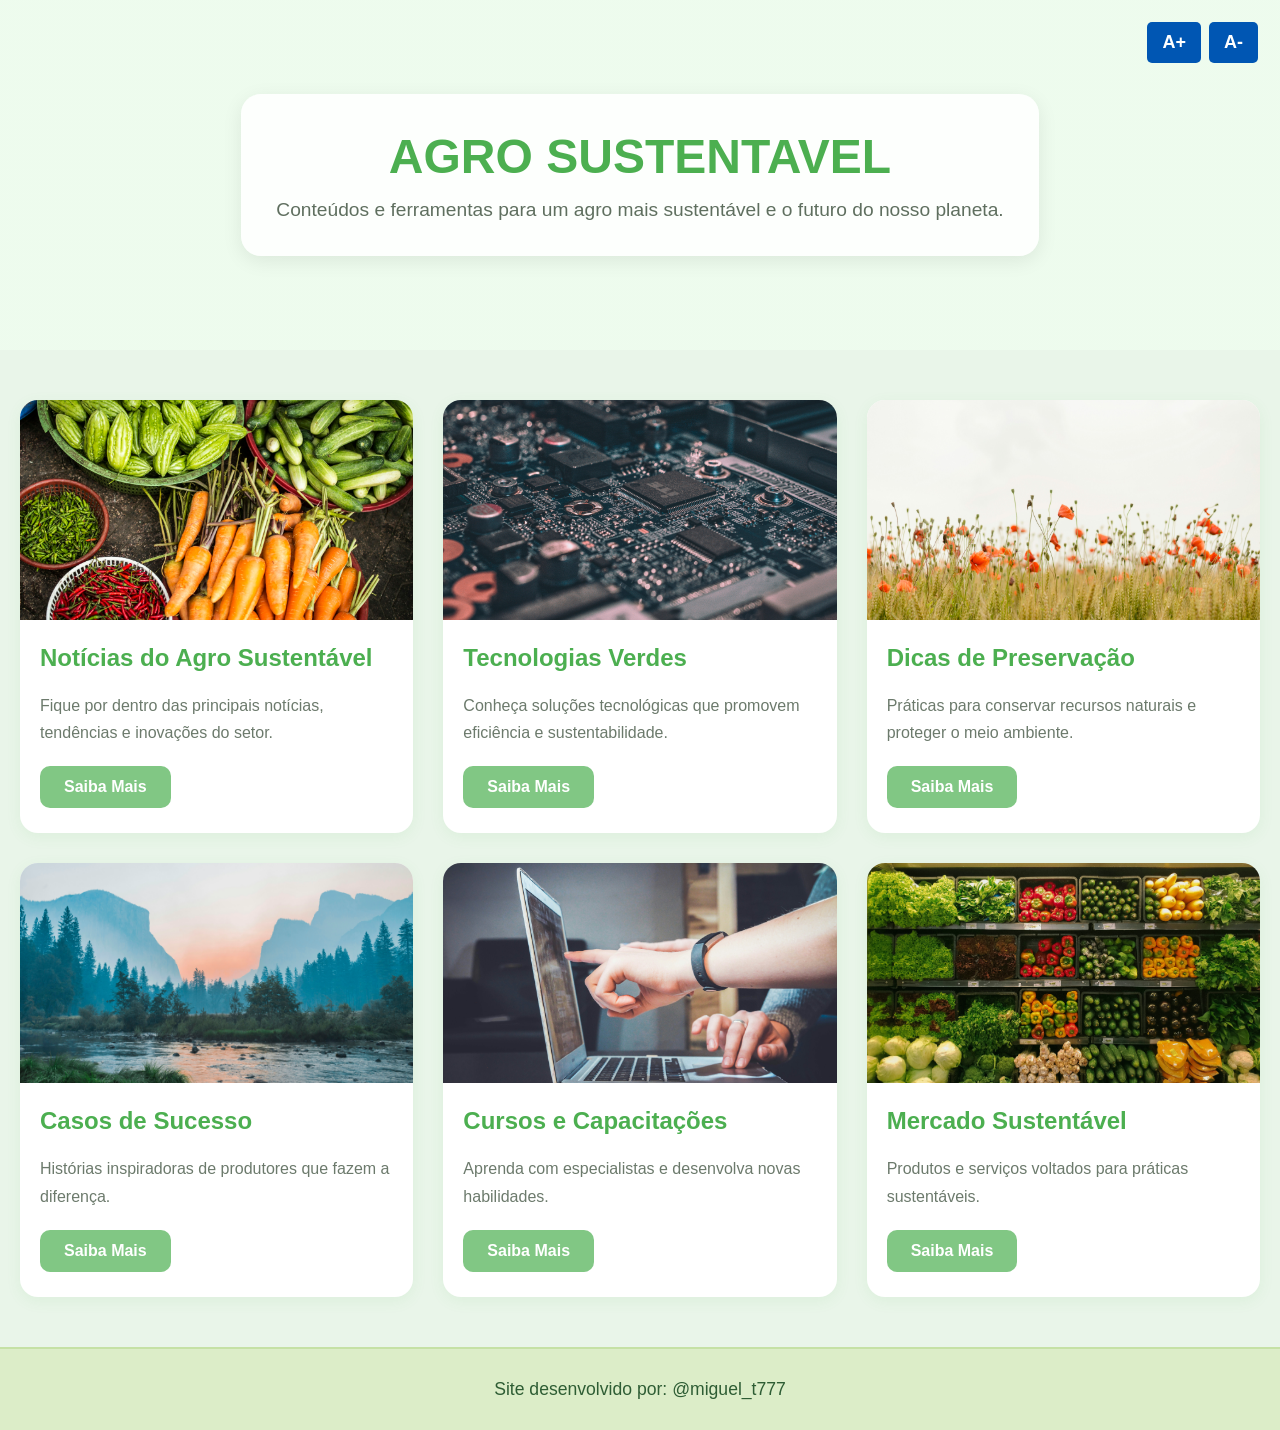
<file: index.html>
<!DOCTYPE html>
<html lang="pt-BR">

<head>
    <meta charset="UTF-8">
    <meta name="viewport" content="width=device-width, initial-scale=1.0">
    <title>Agro Sustentável</title>
    <link rel="stylesheet" href="style.css">
</head>

<body>

    <!-- BANNER -->
    <section class="banner">
        <div class="overlay">
            <h1>AGRO SUSTENTAVEL</h1>
            <p>
                Conteúdos e ferramentas para um agro mais sustentável
                e o futuro do nosso planeta.
            </p>
        </div>

        <div class="acessibilidade">
            <button onclick='aumentarFonte()'>A+</button>
            <button onclick='diminuirFonte()'>A-</button>
        </div>
        
    </section>

    <!-- CARDS -->
    <main class="container">

        <div class="card">
            <img src="photo-1464226184884-fa280b87c399.jpeg" alt="Notícias Agro">
            <h2>Notícias do Agro Sustentável</h2>
            <p>Fique por dentro das principais notícias, tendências e inovações do setor.</p>
            <button id="btn-1">Saiba Mais</button>
        </div>

        <div class="card">
            <img src="photo-1518770660439-4636190af475.jpeg" alt="Tecnologias Verdes">
            <h2>Tecnologias Verdes</h2>
            <p>Conheça soluções tecnológicas que promovem eficiência e sustentabilidade.</p>
            <button id="btn-2">Saiba Mais</button>
        </div>

        <div class="card">
            <img src="photo-1465146344425-f00d5f5c8f07.jpeg" alt="Preservação">
            <h2>Dicas de Preservação</h2>
            <p>Práticas para conservar recursos naturais e proteger o meio ambiente.</p>
            <button id="btn-3">Saiba Mais</button>
        </div>

        <div class="card">
            <img src="arvores.jpeg" alt="Casos de Sucesso">
            <h2>Casos de Sucesso</h2>
            <p>Histórias inspiradoras de produtores que fazem a diferença.</p>
            <button id="btn-4">Saiba Mais</button>
        </div>

        <div class="card">
            <img src="computadores.jpeg" alt="Cursos">
            <h2>Cursos e Capacitações</h2>
            <p>Aprenda com especialistas e desenvolva novas habilidades.</p>
            <button id="btn-5">Saiba Mais</button>
        </div>

        <div class="card">
            <img src="comidas.jpeg" alt="Mercado Sustentável">
            <h2>Mercado Sustentável</h2>
            <p>Produtos e serviços voltados para práticas sustentáveis.</p>
            <button id="btn-6">Saiba Mais</button>
        </div>

    </main>




    <!-- RODAPÉ -->
    <footer>
        <p>Site desenvolvido por: @miguel_t777</p>
    </footer>

    <script src="script.js"></script>
</body>

</html>
</file>
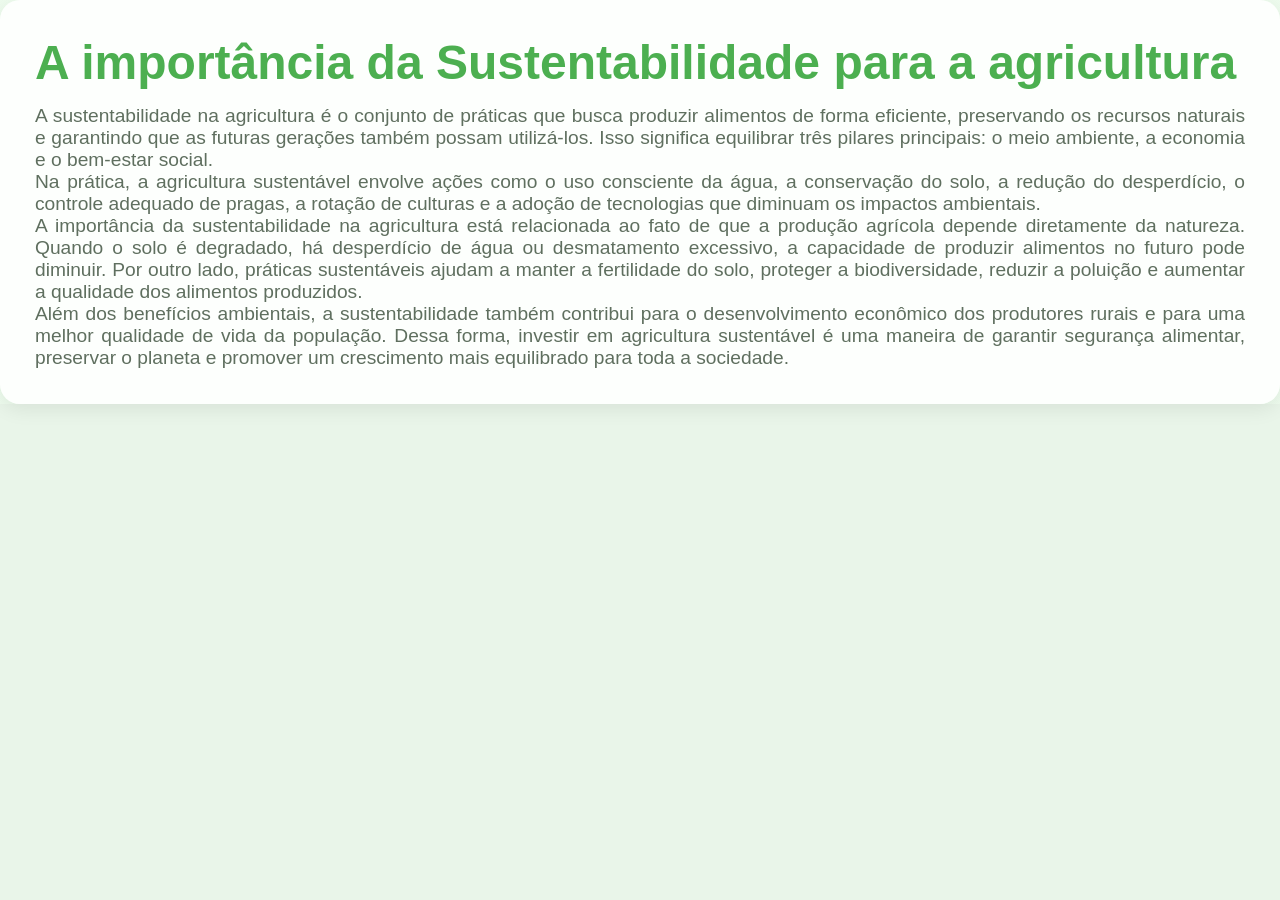
<file: pagina 1.html>
<!DOCTYPE html>
<html lang="pt-BR">

<head>
    <meta charset="UTF-8">
    <meta name="viewport" content="width=device-width, initial-scale=1.0">
    <title>Notícias do agro sustentável</title>
    <link rel="stylesheet" href="pagina 1.css">
</head>

<body>
    <main class="corpo">

        <div class="container">

            <div class="overlay">
                <h1>A importância da Sustentabilidade para a agricultura</h1>
                <p> A sustentabilidade na agricultura é o conjunto de práticas que busca produzir alimentos de forma
                    eficiente,
                    preservando os recursos naturais e garantindo que as futuras gerações também possam utilizá-los.
                    Isso
                    significa equilibrar três pilares principais: o meio ambiente, a economia e o bem-estar social.</p>

                <p> Na prática, a agricultura sustentável envolve ações como o uso consciente da água, a conservação do
                    solo, a
                    redução do desperdício, o controle adequado de pragas, a rotação de culturas e a adoção de
                    tecnologias
                    que
                    diminuam os impactos ambientais.</p>

                <p> A importância da sustentabilidade na agricultura está relacionada ao fato de que a produção agrícola
                    depende
                    diretamente da natureza. Quando o solo é degradado, há desperdício de água ou desmatamento
                    excessivo, a
                    capacidade de produzir alimentos no futuro pode diminuir. Por outro lado, práticas sustentáveis
                    ajudam a
                    manter a fertilidade do solo, proteger a biodiversidade, reduzir a poluição e aumentar a qualidade
                    dos
                    alimentos produzidos.</p>

                <p> Além dos benefícios ambientais, a sustentabilidade também contribui para o desenvolvimento econômico
                    dos
                    produtores rurais e para uma melhor qualidade de vida da população. Dessa forma, investir em
                    agricultura
                    sustentável é uma maneira de garantir segurança alimentar, preservar o planeta e promover um
                    crescimento
                    mais equilibrado para toda a sociedade.</p>

            </div>
        </div>
    </main>
</body>

</html>
</file>
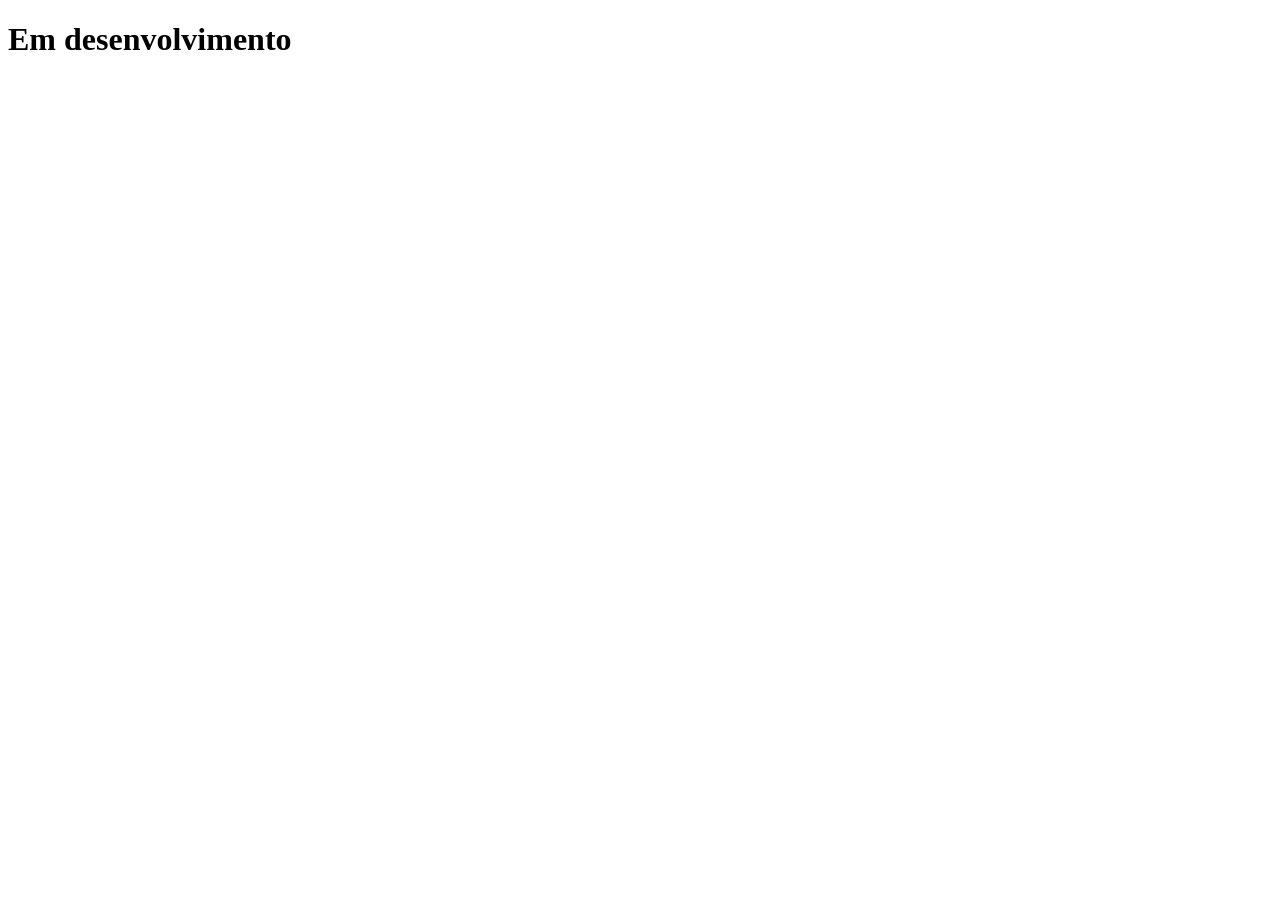
<file: pagina 2.html>
<!DOCTYPE html>
<html lang="pt-BR">
<head>
    <meta charset="UTF-8">
    <meta name="viewport" content="width=device-width, initial-scale=1.0">
    <title>Document</title>
</head>
<body>
    <h1>Em desenvolvimento</h1>
</body>
</html>
</file>
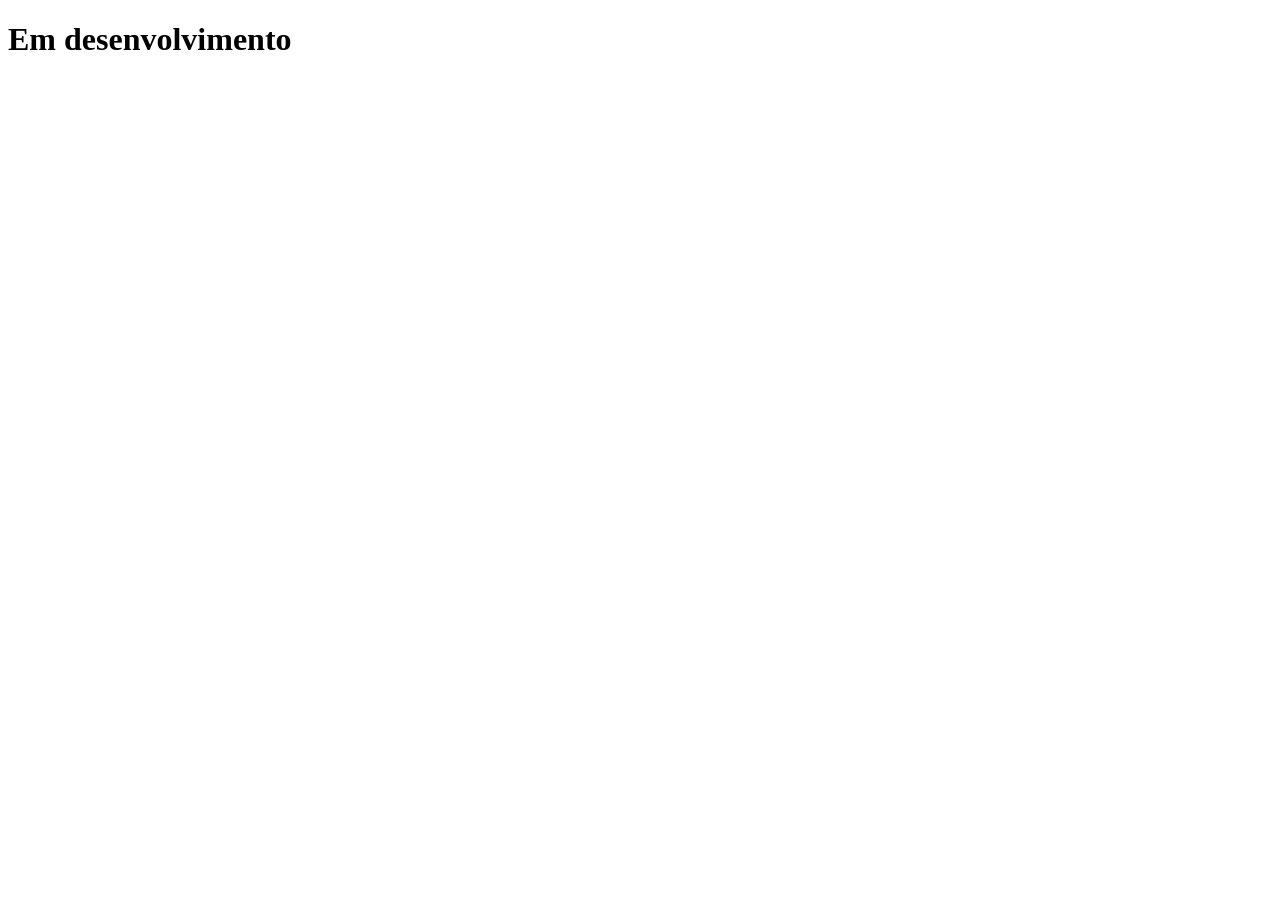
<file: pagina 3.html>
<!DOCTYPE html>
<html lang="pt-BR">
<head>
    <meta charset="UTF-8">
    <meta name="viewport" content="width=device-width, initial-scale=1.0">
    <title>Document</title>
</head>
<body>
     <h1>Em desenvolvimento</h1>
</body>
</html>
</file>
<file: style.css>
/* ==========================
   CONFIGURAÇÕES GERAIS
   ========================== */

/* Remove margens e paddings padrão de todos os elementos e define o modelo de caixa */
* {
    margin: 0; /* tira espaçamento externo padrão */
    padding: 0; /* tira espaçamento interno padrão */
    box-sizing: border-box; /* inclui padding e borda no cálculo do tamanho */
    font-family: 'Segoe UI', Tahoma, Geneva, Verdana, sans-serif; /* define fonte padrão do site */
}

/* Estilo geral do corpo da página */
body {
    background: #e9f5e9; /* cor de fundo verde clara */
    color: #2e5d34; /* cor padrão do texto (verde escuro) */
}

/* ==========================
   BANNER
   ========================== */

/* Estilo da seção principal (banner) */
.banner {
    background:
        linear-gradient(rgba(240, 255, 240, 0.65),
            rgba(240, 255, 240, 0.65)), /* camada de transparência verde clara sobre a imagem */
        url("https://images.unsplash.com/photo-1500937386664-56d1dfef3854") center center/cover no-repeat; /* imagem de fundo centralizada e ajustada */

    height: 350px; /* altura fixa do banner */
    display: flex; /* ativa flexbox */
    justify-content: center; /* centraliza horizontalmente */
    align-items: center; /* centraliza verticalmente */
    text-align: center; /* centraliza texto */
}

/* Caixa interna do banner */
.overlay {
    background: rgba(255, 255, 255, 0.90); /* fundo branco semi-transparente */
    padding: 35px; /* espaçamento interno */
    border-radius: 20px; /* bordas arredondadas */
    box-shadow: 0 5px 20px rgba(0, 0, 0, 0.08); /* sombra leve */
}

/* Título dentro do banner */
.banner h1 {
    color: #4caf50; /* verde mais forte */
    font-size: 3rem; /* tamanho grande da fonte */
    margin-bottom: 15px; /* espaço abaixo do título */
}

/* Parágrafo dentro do banner */
.banner p {
    color: #5f6f5f; /* cinza esverdeado */
    font-size: 1.2rem; /* tamanho médio da fonte */
}

/* ==========================
   CONTAINER
   ========================== */

/* Área que organiza os cards */
.container {
    max-width: 1400px; /* largura máxima */
    margin: 50px auto; /* centraliza e adiciona espaçamento vertical */
    padding: 0 20px; /* espaçamento lateral */
    display: grid; /* usa grid layout */
    grid-template-columns:
        repeat(auto-fit, minmax(320px, 1fr)); /* colunas automáticas responsivas */
    gap: 30px; /* espaço entre os cards */
}

/* ==========================
   CARDS
   ========================== */

/* Estilo do card individual */
.card {

    background: #ffffff; /* fundo branco */
    border-radius: 18px; /* bordas arredondadas */
    overflow: hidden; /* corta conteúdo que ultrapassar bordas */
    box-shadow:
        0 4px 15px rgba(76, 175, 80, 0.08); /* sombra verde suave */
    transition: 0.3s; /* animação suave ao interagir */
}

/* Efeito ao passar o mouse no card */
.card:hover {

    transform: translateY(-8px); /* levanta o card */
    box-shadow:
        0 10px 25px rgba(76, 175, 80, 0.15); /* sombra mais forte */
}

/* Imagem dentro do card */
.card img {

    width: 100%; /* ocupa toda largura do card */
    height: 220px; /* altura fixa */
    object-fit: cover; /* ajusta imagem sem distorcer */
}

/* Título do card */
.card h2 {

    color: #4caf50; /* verde destaque */
    margin: 20px; /* espaçamento externo */
    font-size: 1.5rem; /* tamanho do texto */
}

/* Texto do card */
.card p {

    color: #6c7a6c; /* cinza esverdeado */
    margin: 0 20px 20px; /* margem lateral e inferior */
    line-height: 1.7; /* espaçamento entre linhas */
}

/* Botão dentro do card */
.card button {

    margin: 0 20px 25px; /* espaçamento externo */
    background: #81c784; /* verde claro */
    color: white; /* texto branco */
    border: none; /* remove borda padrão */
    padding: 12px 24px; /* espaçamento interno */
    border-radius: 10px; /* bordas arredondadas */
    cursor: pointer; /* cursor de clique */
    font-weight: 600; /* texto semi-negrito */
    transition: 0.3s; /* animação suave */
}

/* Hover do botão do card */
.card button:hover {

    background: #66bb6a; /* verde mais escuro ao passar mouse */
}

/* ==========================
   RODAPÉ
   ========================== */

/* Estilo do rodapé */
footer {

    background: #dcedc8; /* verde bem claro */
    color: #2e5d34; /* verde escuro */
    text-align: center; /* centraliza texto */
    padding: 30px; /* espaçamento interno */
    margin-top: 50px; /* espaço acima */
    border-top: 2px solid #c5e1a5; /* linha superior */
}

/* Texto do rodapé */
footer p {
    font-size: 1.1rem; /* tamanho do texto */
    font-weight: 500; /* peso médio */
}

/* BOTÃO GLOBAL (pode conflitar com outros botões) */
button {
    padding: 15px 25px; /* espaçamento interno */
    background-color: #ec407a; /* rosa */
    color: white; /* texto branco */
    border: none; /* sem borda */
    border-radius: 6px; /* bordas arredondadas */
    font-size: 16px; /* tamanho do texto */
    cursor: pointer; /* cursor de clique */
    font-weight: bold; /* texto negrito */
    transition: background 0.2s; /* animação suave */
}

/* Hover do botão global */
button:hover {
    background-color: #d81b60; /* rosa mais escuro */
}

/* ==========================
   RESPONSIVIDADE
   ========================== */

/* Aplica estilos quando a tela for maior que 768px */
@media screen and (min-width: 768px) {

    /* Container de botões */
    .botoes {
        display: flex; /* coloca botões lado a lado */
    }

    /* Primeiro botão */
    .botao:first-child {
        border-radius: 40px 0 0 0; /* arredonda canto superior esquerdo */
    }

    /* Último botão */
    .botao:last-child {
        border-radius: 0 40px 0 0; /* arredonda canto superior direito */
    }
}

/* ==========================
   ACESSIBILIDADE
   ========================== */

/* Botões de acessibilidade fixos na tela */
.acessibilidade {
    position: fixed; /* fixa na tela */
    top: 20px; /* distância do topo */
    right: 20px; /* distância da direita */
    z-index: 1000; /* fica acima de outros elementos */
}

/* Botões dentro da acessibilidade */
.acessibilidade button {
    padding: 10px 15px; /* tamanho menor */
    margin: 2px; /* espaço entre botões */
    font-size: 18px; /* tamanho do texto */
    cursor: pointer; /* cursor de clique */
    border: none; /* sem borda */
    border-radius: 5px; /* cantos arredondados */
    background-color: #0056b3; /* azul */
    color: white; /* texto branco */
}

/* Hover dos botões de acessibilidade */
.acessibilidade button:hover {
    background-color: #003d80; /* azul mais escuro */
}
</file>
<file: pagina 1.css>
/* ==========================
   CONFIGURAÇÕES GERAIS
   ========================== */

* {
    margin: 0;
    padding: 0;
    box-sizing: border-box;
    font-family: 'Segoe UI', Tahoma, Geneva, Verdana, sans-serif;
}

body {
    background: #e9f5e9;
    color: #2e5d34;
}



.corpo {
    background:
        linear-gradient(rgba(240, 255, 240, 0.65),
            rgba(240, 255, 240, 0.65)),
        url("https://images.unsplash.com/photo-1500937386664-56d1dfef3854") center center/cover no-repeat;

    height: 100%;
    display: flex;
    justify-content: center;
    align-items: center;
    
}

.overlay {
    background: rgba(255, 255, 255, 0.90);
    padding: 35px;
    border-radius: 20px;
    box-shadow: 0 5px 20px rgba(0, 0, 0, 0.08);
    text-align: justify;
}

.corpo h1 {
    color: #4caf50;
    font-size: 3rem;
    margin-bottom: 15px;
}

.corpo p {
    color: #5f6f5f;
    font-size: 1.2rem;
}
</file>
